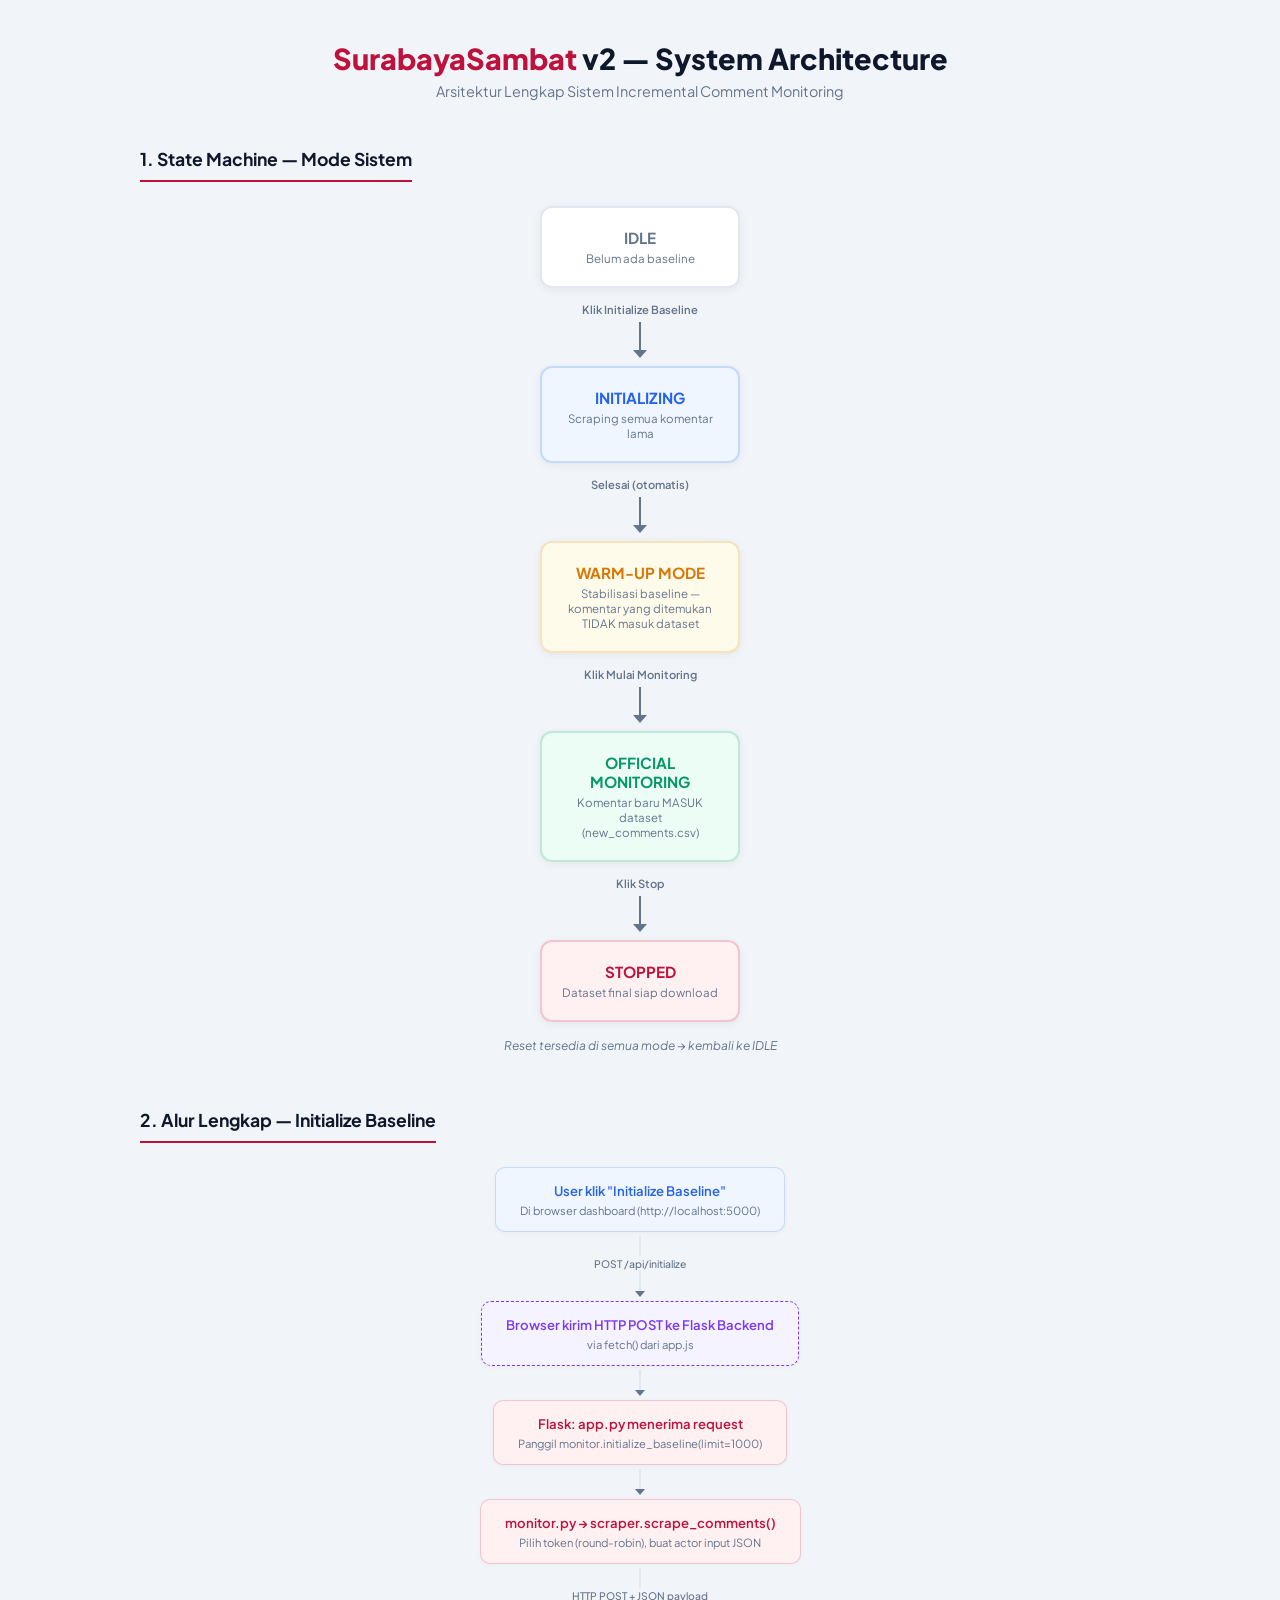
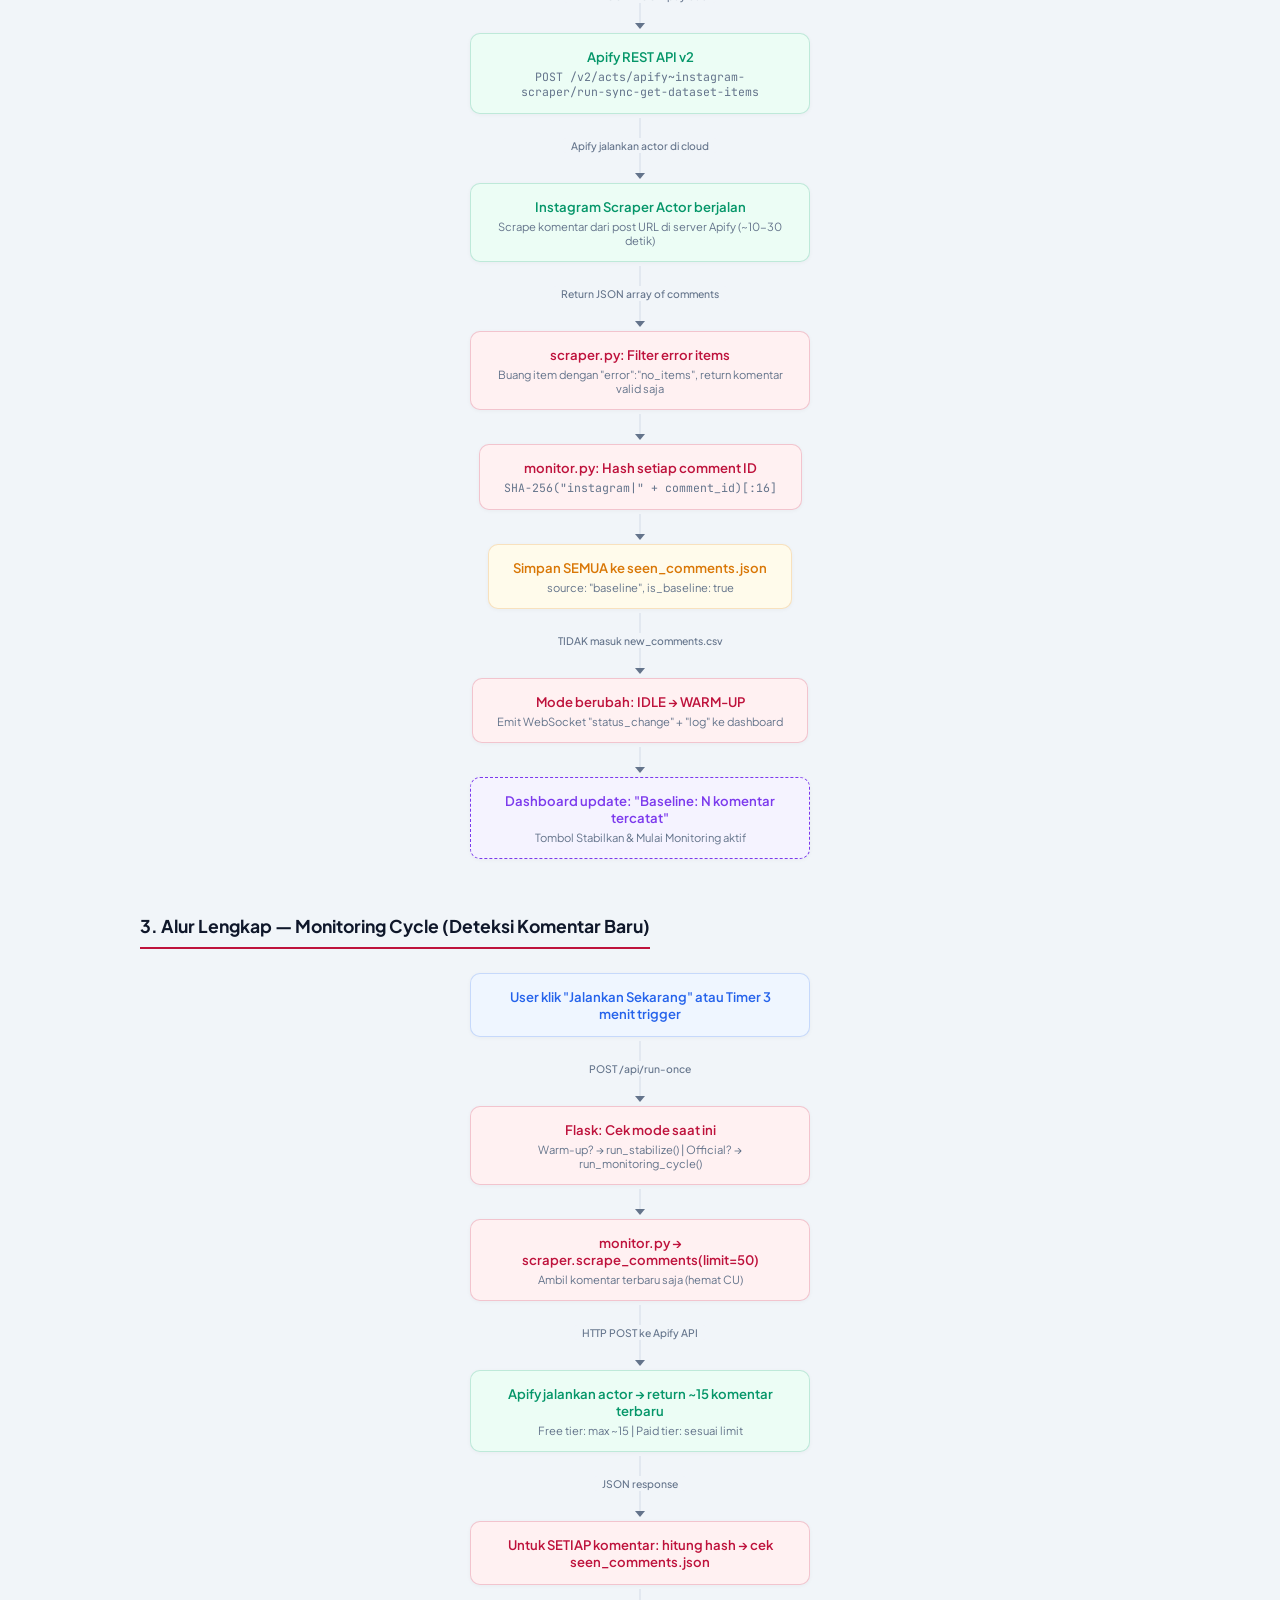
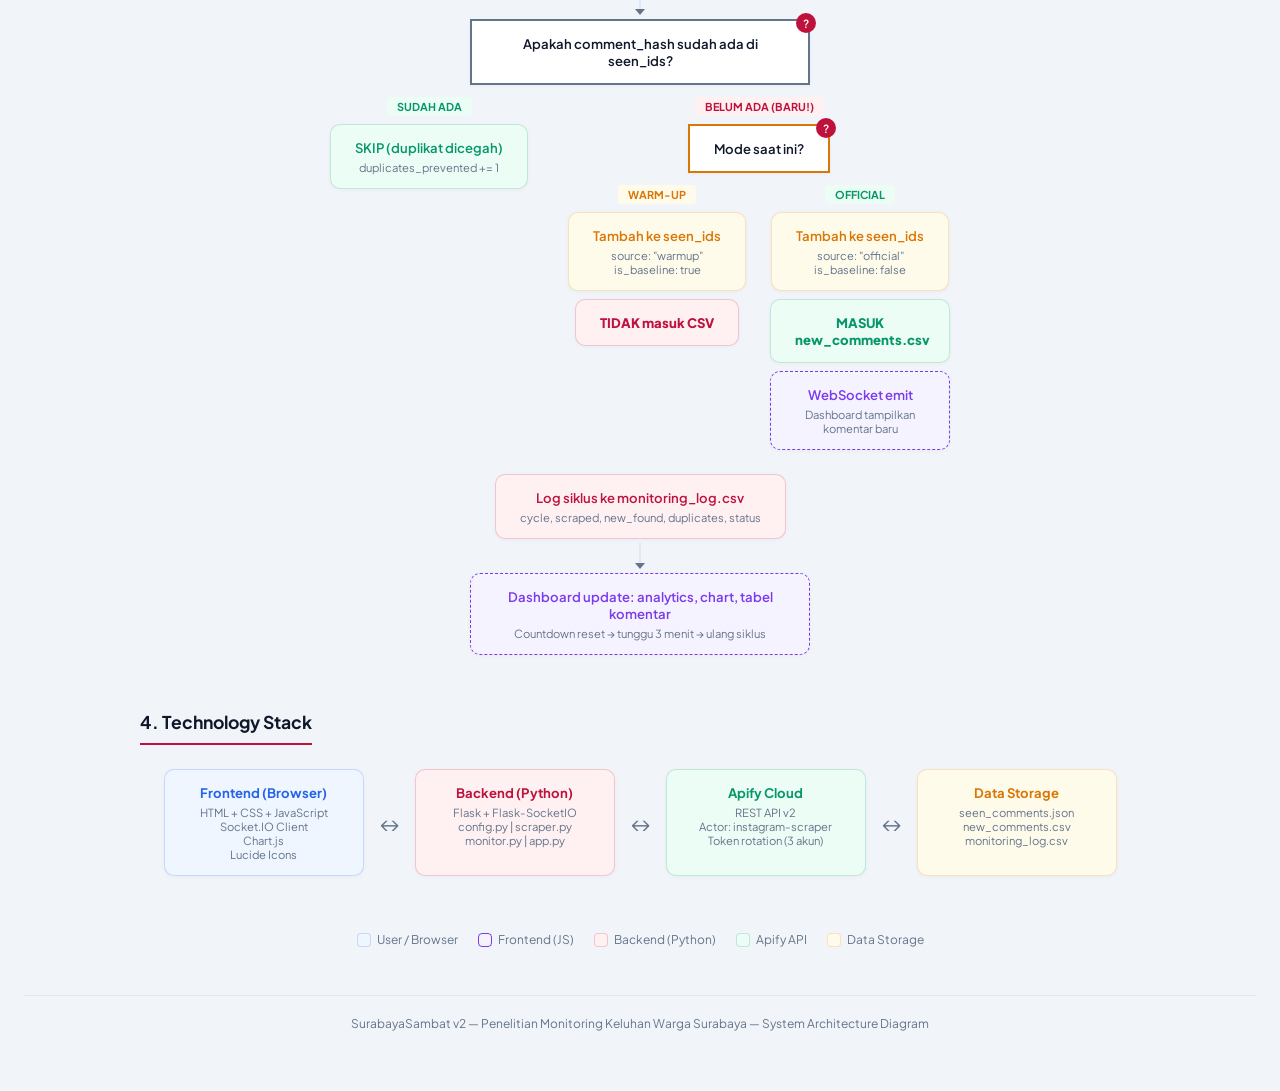
<file: frontend/architecture.html>
<!DOCTYPE html>
<html lang="id">
<head>
    <meta charset="UTF-8">
    <meta name="viewport" content="width=device-width, initial-scale=1.0">
    <title>SurabayaSambat v2 — System Architecture</title>
    <link rel="preconnect" href="https://fonts.googleapis.com">
    <link href="https://fonts.googleapis.com/css2?family=Plus+Jakarta+Sans:wght@400;500;600;700;800&family=JetBrains+Mono:wght@400;500;600&display=swap" rel="stylesheet">
    <style>
        :root {
            --red: #be123c;
            --red-light: #fff1f2;
            --red-border: rgba(190,18,60,0.2);
            --green: #059669;
            --green-light: #ecfdf5;
            --green-border: rgba(5,150,105,0.2);
            --orange: #d97706;
            --orange-light: #fffbeb;
            --orange-border: rgba(217,119,6,0.2);
            --blue: #2563eb;
            --blue-light: #eff6ff;
            --blue-border: rgba(37,99,235,0.2);
            --purple: #7c3aed;
            --purple-light: #f5f3ff;
            --gray: #64748b;
            --gray-light: #f1f5f9;
            --gray-border: #e2e8f0;
            --dark: #0f172a;
            --white: #ffffff;
        }

        * { margin: 0; padding: 0; box-sizing: border-box; }

        body {
            font-family: 'Plus Jakarta Sans', sans-serif;
            background: var(--gray-light);
            color: var(--dark);
            padding: 40px 24px;
        }

        .page-title {
            text-align: center;
            margin-bottom: 48px;
        }
        .page-title h1 {
            font-size: 1.8rem;
            font-weight: 800;
            color: var(--dark);
            margin-bottom: 6px;
        }
        .page-title h1 span { color: var(--red); }
        .page-title p {
            color: var(--gray);
            font-size: 0.9rem;
        }

        /* ── Section ─────────────────────────── */
        .section {
            max-width: 1000px;
            margin: 0 auto 56px;
        }
        .section-title {
            font-size: 1.1rem;
            font-weight: 700;
            color: var(--dark);
            margin-bottom: 24px;
            padding-bottom: 10px;
            border-bottom: 2px solid var(--red);
            display: inline-block;
        }

        /* ── State Machine Diagram ───────────── */
        .state-diagram {
            display: flex;
            flex-direction: column;
            align-items: center;
            gap: 0;
        }

        .state-row {
            display: flex;
            align-items: center;
            gap: 20px;
        }

        .state-box {
            width: 200px;
            padding: 20px;
            border-radius: 12px;
            text-align: center;
            border: 2px solid;
            position: relative;
            background: var(--white);
            box-shadow: 0 2px 8px rgba(0,0,0,0.06);
        }

        .state-box .state-name {
            font-size: 0.95rem;
            font-weight: 700;
            margin-bottom: 4px;
        }
        .state-box .state-desc {
            font-size: 0.72rem;
            color: var(--gray);
        }

        .state-idle { border-color: var(--gray-border); }
        .state-idle .state-name { color: var(--gray); }

        .state-init { border-color: var(--blue-border); background: var(--blue-light); }
        .state-init .state-name { color: var(--blue); }

        .state-warmup { border-color: var(--orange-border); background: var(--orange-light); }
        .state-warmup .state-name { color: var(--orange); }

        .state-official { border-color: var(--green-border); background: var(--green-light); }
        .state-official .state-name { color: var(--green); }

        .state-stopped { border-color: var(--red-border); background: var(--red-light); }
        .state-stopped .state-name { color: var(--red); }

        /* Arrows */
        .arrow-down {
            display: flex;
            flex-direction: column;
            align-items: center;
            padding: 8px 0;
        }
        .arrow-down .arrow-line {
            width: 2px;
            height: 28px;
            background: var(--gray);
        }
        .arrow-down .arrow-head {
            width: 0; height: 0;
            border-left: 7px solid transparent;
            border-right: 7px solid transparent;
            border-top: 8px solid var(--gray);
        }
        .arrow-down .arrow-label {
            font-size: 0.7rem;
            color: var(--gray);
            font-weight: 600;
            margin: 4px 0;
            text-align: center;
            background: var(--gray-light);
            padding: 2px 10px;
            border-radius: 4px;
        }

        .arrow-right {
            display: flex;
            align-items: center;
            gap: 0;
        }
        .arrow-right .arrow-line {
            width: 40px;
            height: 2px;
            background: var(--gray);
        }
        .arrow-right .arrow-head {
            width: 0; height: 0;
            border-top: 7px solid transparent;
            border-bottom: 7px solid transparent;
            border-left: 8px solid var(--gray);
        }
        .arrow-right .arrow-label {
            font-size: 0.68rem;
            color: var(--gray);
            font-weight: 600;
            white-space: nowrap;
            position: absolute;
            top: -18px;
        }

        .arrow-branch {
            display: flex;
            align-items: flex-start;
            gap: 0;
            position: relative;
        }

        /* ── Flow Diagram ────────────────────── */
        .flow {
            display: flex;
            flex-direction: column;
            align-items: center;
            gap: 0;
        }

        .flow-box {
            padding: 14px 24px;
            border-radius: 10px;
            text-align: center;
            font-size: 0.82rem;
            font-weight: 600;
            border: 1.5px solid;
            background: var(--white);
            max-width: 340px;
            box-shadow: 0 1px 4px rgba(0,0,0,0.04);
        }

        .flow-box.user { border-color: var(--blue-border); background: var(--blue-light); color: var(--blue); }
        .flow-box.frontend { border-color: var(--purple); background: var(--purple-light); color: var(--purple); border-style: dashed; }
        .flow-box.backend { border-color: var(--red-border); background: var(--red-light); color: var(--red); }
        .flow-box.apify { border-color: var(--green-border); background: var(--green-light); color: var(--green); }
        .flow-box.data { border-color: var(--orange-border); background: var(--orange-light); color: var(--orange); }
        .flow-box.decision {
            border-color: var(--gray);
            background: var(--white);
            color: var(--dark);
            border-radius: 0;
            transform: rotate(0deg);
            border-width: 2px;
            position: relative;
        }
        .flow-box.decision::before {
            content: "?";
            position: absolute;
            top: -8px;
            right: -8px;
            width: 20px;
            height: 20px;
            background: var(--red);
            color: white;
            border-radius: 50%;
            font-size: 0.7rem;
            display: flex;
            align-items: center;
            justify-content: center;
        }

        .flow-sub {
            font-size: 0.7rem;
            font-weight: 400;
            color: var(--gray);
            margin-top: 4px;
            display: block;
        }

        .flow-arrow {
            display: flex;
            flex-direction: column;
            align-items: center;
            padding: 4px 0;
        }
        .flow-arrow .line {
            width: 2px;
            height: 20px;
            background: var(--gray-border);
        }
        .flow-arrow .head {
            width: 0; height: 0;
            border-left: 5px solid transparent;
            border-right: 5px solid transparent;
            border-top: 6px solid var(--gray);
        }
        .flow-arrow .label {
            font-size: 0.65rem;
            color: var(--gray);
            font-weight: 500;
            padding: 1px 8px;
            background: var(--gray-light);
            border-radius: 3px;
        }

        /* Split decision */
        .flow-split {
            display: flex;
            gap: 40px;
            align-items: flex-start;
            justify-content: center;
        }
        .flow-branch {
            display: flex;
            flex-direction: column;
            align-items: center;
            gap: 0;
        }
        .branch-label {
            font-size: 0.68rem;
            font-weight: 700;
            padding: 3px 10px;
            border-radius: 4px;
            margin-bottom: 8px;
        }
        .branch-label.yes { background: var(--green-light); color: var(--green); }
        .branch-label.no { background: var(--red-light); color: var(--red); }

        /* Legend */
        .legend {
            display: flex;
            gap: 20px;
            flex-wrap: wrap;
            margin-top: 24px;
            justify-content: center;
        }
        .legend-item {
            display: flex;
            align-items: center;
            gap: 6px;
            font-size: 0.75rem;
            color: var(--gray);
        }
        .legend-dot {
            width: 14px;
            height: 14px;
            border-radius: 4px;
            border: 1.5px solid;
        }

        /* Connector label between sections */
        .section-connector {
            text-align: center;
            margin: 16px 0;
            font-size: 0.75rem;
            color: var(--gray);
            font-weight: 600;
        }

        .mono { font-family: 'JetBrains Mono', monospace; font-size: 0.72rem; }

        /* Print */
        @media print {
            body { background: white; padding: 20px; }
            .section { page-break-inside: avoid; }
        }
    </style>
</head>
<body>

    <div class="page-title">
        <h1><span>SurabayaSambat</span> v2 — System Architecture</h1>
        <p>Arsitektur Lengkap Sistem Incremental Comment Monitoring</p>
    </div>

    <!-- ════════════════════════════════════════════════════ -->
    <!-- SECTION 1: STATE MACHINE -->
    <!-- ════════════════════════════════════════════════════ -->
    <div class="section">
        <div class="section-title">1. State Machine — Mode Sistem</div>

        <div class="state-diagram">
            <!-- IDLE -->
            <div class="state-box state-idle">
                <div class="state-name">IDLE</div>
                <div class="state-desc">Belum ada baseline</div>
            </div>

            <div class="arrow-down">
                <div class="arrow-label">Klik Initialize Baseline</div>
                <div class="arrow-line"></div>
                <div class="arrow-head"></div>
            </div>

            <!-- INITIALIZING -->
            <div class="state-box state-init">
                <div class="state-name">INITIALIZING</div>
                <div class="state-desc">Scraping semua komentar lama</div>
            </div>

            <div class="arrow-down">
                <div class="arrow-label">Selesai (otomatis)</div>
                <div class="arrow-line"></div>
                <div class="arrow-head"></div>
            </div>

            <!-- WARM-UP -->
            <div class="state-box state-warmup">
                <div class="state-name">WARM-UP MODE</div>
                <div class="state-desc">Stabilisasi baseline &mdash; komentar yang ditemukan TIDAK masuk dataset</div>
            </div>

            <div class="arrow-down">
                <div class="arrow-label">Klik Mulai Monitoring</div>
                <div class="arrow-line"></div>
                <div class="arrow-head"></div>
            </div>

            <!-- OFFICIAL -->
            <div class="state-box state-official">
                <div class="state-name">OFFICIAL MONITORING</div>
                <div class="state-desc">Komentar baru MASUK dataset (new_comments.csv)</div>
            </div>

            <div class="arrow-down">
                <div class="arrow-label">Klik Stop</div>
                <div class="arrow-line"></div>
                <div class="arrow-head"></div>
            </div>

            <!-- STOPPED -->
            <div class="state-box state-stopped">
                <div class="state-name">STOPPED</div>
                <div class="state-desc">Dataset final siap download</div>
            </div>
        </div>

        <div style="text-align:center; margin-top:16px; font-size:0.75rem; color:var(--gray);">
            <em>Reset tersedia di semua mode &rarr; kembali ke IDLE</em>
        </div>
    </div>

    <!-- ════════════════════════════════════════════════════ -->
    <!-- SECTION 2: FULL FLOW — Initialize Baseline -->
    <!-- ════════════════════════════════════════════════════ -->
    <div class="section">
        <div class="section-title">2. Alur Lengkap — Initialize Baseline</div>

        <div class="flow">
            <div class="flow-box user">
                User klik "Initialize Baseline"
                <span class="flow-sub">Di browser dashboard (http://localhost:5000)</span>
            </div>

            <div class="flow-arrow"><div class="line"></div><div class="label">POST /api/initialize</div><div class="line"></div><div class="head"></div></div>

            <div class="flow-box frontend">
                Browser kirim HTTP POST ke Flask Backend
                <span class="flow-sub">via fetch() dari app.js</span>
            </div>

            <div class="flow-arrow"><div class="line"></div><div class="head"></div></div>

            <div class="flow-box backend">
                Flask: app.py menerima request
                <span class="flow-sub">Panggil monitor.initialize_baseline(limit=1000)</span>
            </div>

            <div class="flow-arrow"><div class="line"></div><div class="head"></div></div>

            <div class="flow-box backend">
                monitor.py &rarr; scraper.scrape_comments()
                <span class="flow-sub">Pilih token (round-robin), buat actor input JSON</span>
            </div>

            <div class="flow-arrow"><div class="line"></div><div class="label">HTTP POST + JSON payload</div><div class="line"></div><div class="head"></div></div>

            <div class="flow-box apify">
                Apify REST API v2
                <span class="flow-sub mono">POST /v2/acts/apify~instagram-scraper/run-sync-get-dataset-items</span>
            </div>

            <div class="flow-arrow"><div class="line"></div><div class="label">Apify jalankan actor di cloud</div><div class="line"></div><div class="head"></div></div>

            <div class="flow-box apify">
                Instagram Scraper Actor berjalan
                <span class="flow-sub">Scrape komentar dari post URL di server Apify (~10-30 detik)</span>
            </div>

            <div class="flow-arrow"><div class="line"></div><div class="label">Return JSON array of comments</div><div class="line"></div><div class="head"></div></div>

            <div class="flow-box backend">
                scraper.py: Filter error items
                <span class="flow-sub">Buang item dengan "error":"no_items", return komentar valid saja</span>
            </div>

            <div class="flow-arrow"><div class="line"></div><div class="head"></div></div>

            <div class="flow-box backend">
                monitor.py: Hash setiap comment ID
                <span class="flow-sub mono">SHA-256("instagram|" + comment_id)[:16]</span>
            </div>

            <div class="flow-arrow"><div class="line"></div><div class="head"></div></div>

            <div class="flow-box data">
                Simpan SEMUA ke seen_comments.json
                <span class="flow-sub">source: "baseline", is_baseline: true</span>
            </div>

            <div class="flow-arrow"><div class="line"></div><div class="label">TIDAK masuk new_comments.csv</div><div class="line"></div><div class="head"></div></div>

            <div class="flow-box backend">
                Mode berubah: IDLE &rarr; WARM-UP
                <span class="flow-sub">Emit WebSocket "status_change" + "log" ke dashboard</span>
            </div>

            <div class="flow-arrow"><div class="line"></div><div class="head"></div></div>

            <div class="flow-box frontend">
                Dashboard update: "Baseline: N komentar tercatat"
                <span class="flow-sub">Tombol Stabilkan & Mulai Monitoring aktif</span>
            </div>
        </div>
    </div>

    <!-- ════════════════════════════════════════════════════ -->
    <!-- SECTION 3: FULL FLOW — Run Once / Monitoring Cycle -->
    <!-- ════════════════════════════════════════════════════ -->
    <div class="section">
        <div class="section-title">3. Alur Lengkap — Monitoring Cycle (Deteksi Komentar Baru)</div>

        <div class="flow">
            <div class="flow-box user">
                User klik "Jalankan Sekarang" atau Timer 3 menit trigger
            </div>

            <div class="flow-arrow"><div class="line"></div><div class="label">POST /api/run-once</div><div class="line"></div><div class="head"></div></div>

            <div class="flow-box backend">
                Flask: Cek mode saat ini
                <span class="flow-sub">Warm-up? &rarr; run_stabilize() | Official? &rarr; run_monitoring_cycle()</span>
            </div>

            <div class="flow-arrow"><div class="line"></div><div class="head"></div></div>

            <div class="flow-box backend">
                monitor.py &rarr; scraper.scrape_comments(limit=50)
                <span class="flow-sub">Ambil komentar terbaru saja (hemat CU)</span>
            </div>

            <div class="flow-arrow"><div class="line"></div><div class="label">HTTP POST ke Apify API</div><div class="line"></div><div class="head"></div></div>

            <div class="flow-box apify">
                Apify jalankan actor &rarr; return ~15 komentar terbaru
                <span class="flow-sub">Free tier: max ~15 | Paid tier: sesuai limit</span>
            </div>

            <div class="flow-arrow"><div class="line"></div><div class="label">JSON response</div><div class="line"></div><div class="head"></div></div>

            <div class="flow-box backend">
                Untuk SETIAP komentar: hitung hash &rarr; cek seen_comments.json
            </div>

            <div class="flow-arrow"><div class="line"></div><div class="head"></div></div>

            <!-- DECISION -->
            <div class="flow-box decision">
                Apakah comment_hash sudah ada di seen_ids?
            </div>

            <!-- SPLIT -->
            <div style="height:12px"></div>
            <div class="flow-split">
                <!-- YES branch -->
                <div class="flow-branch">
                    <div class="branch-label yes">SUDAH ADA</div>
                    <div class="flow-box" style="border-color:var(--green-border); background:var(--green-light); color:var(--green);">
                        SKIP (duplikat dicegah)
                        <span class="flow-sub">duplicates_prevented += 1</span>
                    </div>
                </div>

                <!-- NO branch -->
                <div class="flow-branch">
                    <div class="branch-label no">BELUM ADA (BARU!)</div>

                    <div class="flow-box decision" style="border-color:var(--orange); max-width:260px;">
                        Mode saat ini?
                    </div>

                    <div style="height:12px"></div>
                    <div class="flow-split" style="gap:24px;">
                        <!-- Warm-up path -->
                        <div class="flow-branch">
                            <div class="branch-label" style="background:var(--orange-light); color:var(--orange);">WARM-UP</div>
                            <div class="flow-box data" style="max-width:180px;">
                                Tambah ke seen_ids
                                <span class="flow-sub">source: "warmup"<br>is_baseline: true</span>
                            </div>
                            <div style="height:8px"></div>
                            <div class="flow-box" style="border-color:var(--red-border); background:var(--red-light); color:var(--red); max-width:180px; font-weight:800;">
                                TIDAK masuk CSV
                            </div>
                        </div>

                        <!-- Official path -->
                        <div class="flow-branch">
                            <div class="branch-label" style="background:var(--green-light); color:var(--green);">OFFICIAL</div>
                            <div class="flow-box data" style="max-width:180px;">
                                Tambah ke seen_ids
                                <span class="flow-sub">source: "official"<br>is_baseline: false</span>
                            </div>
                            <div style="height:8px"></div>
                            <div class="flow-box" style="border-color:var(--green-border); background:var(--green-light); color:var(--green); max-width:180px; font-weight:800;">
                                MASUK new_comments.csv
                            </div>
                            <div style="height:8px"></div>
                            <div class="flow-box frontend" style="max-width:180px;">
                                WebSocket emit
                                <span class="flow-sub">Dashboard tampilkan komentar baru</span>
                            </div>
                        </div>
                    </div>
                </div>
            </div>

            <div style="height:24px"></div>

            <div class="flow-box backend">
                Log siklus ke monitoring_log.csv
                <span class="flow-sub">cycle, scraped, new_found, duplicates, status</span>
            </div>

            <div class="flow-arrow"><div class="line"></div><div class="head"></div></div>

            <div class="flow-box frontend">
                Dashboard update: analytics, chart, tabel komentar
                <span class="flow-sub">Countdown reset &rarr; tunggu 3 menit &rarr; ulang siklus</span>
            </div>
        </div>
    </div>

    <!-- ════════════════════════════════════════════════════ -->
    <!-- SECTION 4: Architecture Stack -->
    <!-- ════════════════════════════════════════════════════ -->
    <div class="section">
        <div class="section-title">4. Technology Stack</div>

        <div style="display:flex; gap:16px; flex-wrap:wrap; justify-content:center;">
            <div class="flow-box user" style="min-width:200px;">
                <strong>Frontend (Browser)</strong>
                <span class="flow-sub">HTML + CSS + JavaScript<br>Socket.IO Client<br>Chart.js<br>Lucide Icons</span>
            </div>
            <div style="display:flex; align-items:center; color:var(--gray); font-size:1.2rem;">&harr;</div>
            <div class="flow-box backend" style="min-width:200px;">
                <strong>Backend (Python)</strong>
                <span class="flow-sub">Flask + Flask-SocketIO<br>config.py | scraper.py<br>monitor.py | app.py</span>
            </div>
            <div style="display:flex; align-items:center; color:var(--gray); font-size:1.2rem;">&harr;</div>
            <div class="flow-box apify" style="min-width:200px;">
                <strong>Apify Cloud</strong>
                <span class="flow-sub">REST API v2<br>Actor: instagram-scraper<br>Token rotation (3 akun)</span>
            </div>
            <div style="display:flex; align-items:center; color:var(--gray); font-size:1.2rem;">&harr;</div>
            <div class="flow-box data" style="min-width:200px;">
                <strong>Data Storage</strong>
                <span class="flow-sub">seen_comments.json<br>new_comments.csv<br>monitoring_log.csv</span>
            </div>
        </div>
    </div>

    <!-- ════════════════════════════════════════════════════ -->
    <!-- LEGEND -->
    <!-- ════════════════════════════════════════════════════ -->
    <div class="legend">
        <div class="legend-item">
            <div class="legend-dot" style="background:var(--blue-light); border-color:var(--blue-border);"></div>
            User / Browser
        </div>
        <div class="legend-item">
            <div class="legend-dot" style="background:var(--purple-light); border-color:var(--purple);"></div>
            Frontend (JS)
        </div>
        <div class="legend-item">
            <div class="legend-dot" style="background:var(--red-light); border-color:var(--red-border);"></div>
            Backend (Python)
        </div>
        <div class="legend-item">
            <div class="legend-dot" style="background:var(--green-light); border-color:var(--green-border);"></div>
            Apify API
        </div>
        <div class="legend-item">
            <div class="legend-dot" style="background:var(--orange-light); border-color:var(--orange-border);"></div>
            Data Storage
        </div>
    </div>

    <div style="text-align:center; margin-top:48px; padding:20px; color:var(--gray); font-size:0.75rem; border-top:1px solid var(--gray-border);">
        SurabayaSambat v2 &mdash; Penelitian Monitoring Keluhan Warga Surabaya &mdash; System Architecture Diagram
    </div>

</body>
</html>
</file>
